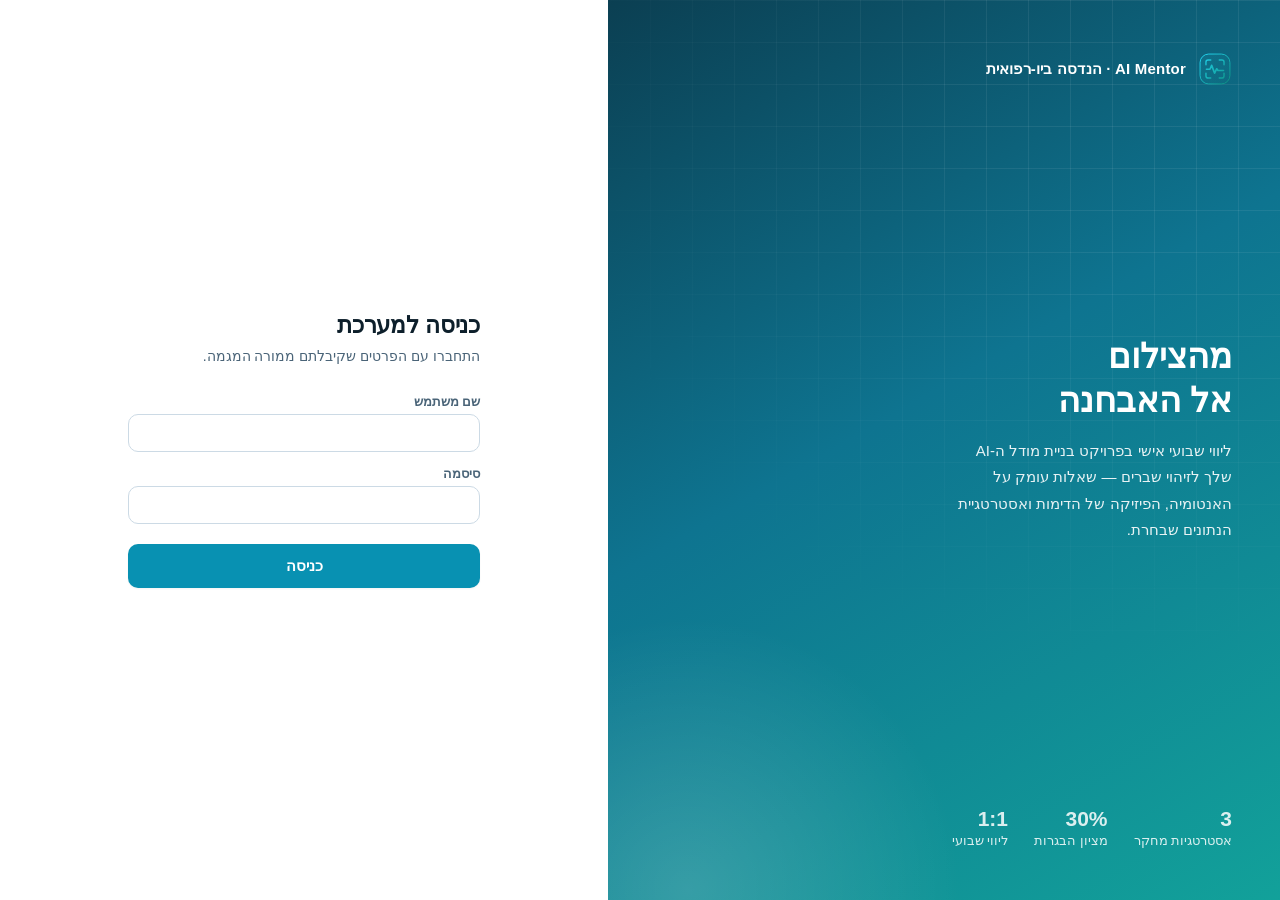
<file: index.html>
<!DOCTYPE html>
<html lang="he" dir="rtl">
<head>
<meta charset="UTF-8">
<meta name="viewport" content="width=device-width, initial-scale=1.0">
<title>AI Mentor - הנדסה ביו-רפואית</title>
<meta name="theme-color" content="#0891b2">
<link rel="icon" href="data:image/svg+xml,<svg xmlns='http://www.w3.org/2000/svg' viewBox='0 0 64 64'><rect x='4' y='4' width='56' height='56' rx='15' fill='%230891b2'/><path d='M16 33h6.5l3.2-7.4 5.6 14.6 4-8.2 2.4 3.4H48' fill='none' stroke='%23fff' stroke-width='3.4' stroke-linecap='round' stroke-linejoin='round'/></svg>">
<link rel="stylesheet" href="css/style.css">
</head>
<body>
<div id="app">
  <div class="center-msg" style="margin:auto;">
    <div class="spinner"></div>
    טוען את AI Mentor...
  </div>
</div>
<div id="toast" class="toast"></div>
<!-- SheetJS: קריאת קבצי Excel (.xlsx/.xls) בדפדפן, לייבוא תלמידים בפאנל הניהול -->
<script src="https://cdn.sheetjs.com/xlsx-0.20.2/package/dist/xlsx.full.min.js"></script>
<script type="module" src="js/main.js"></script>
</body>
</html>
</file>
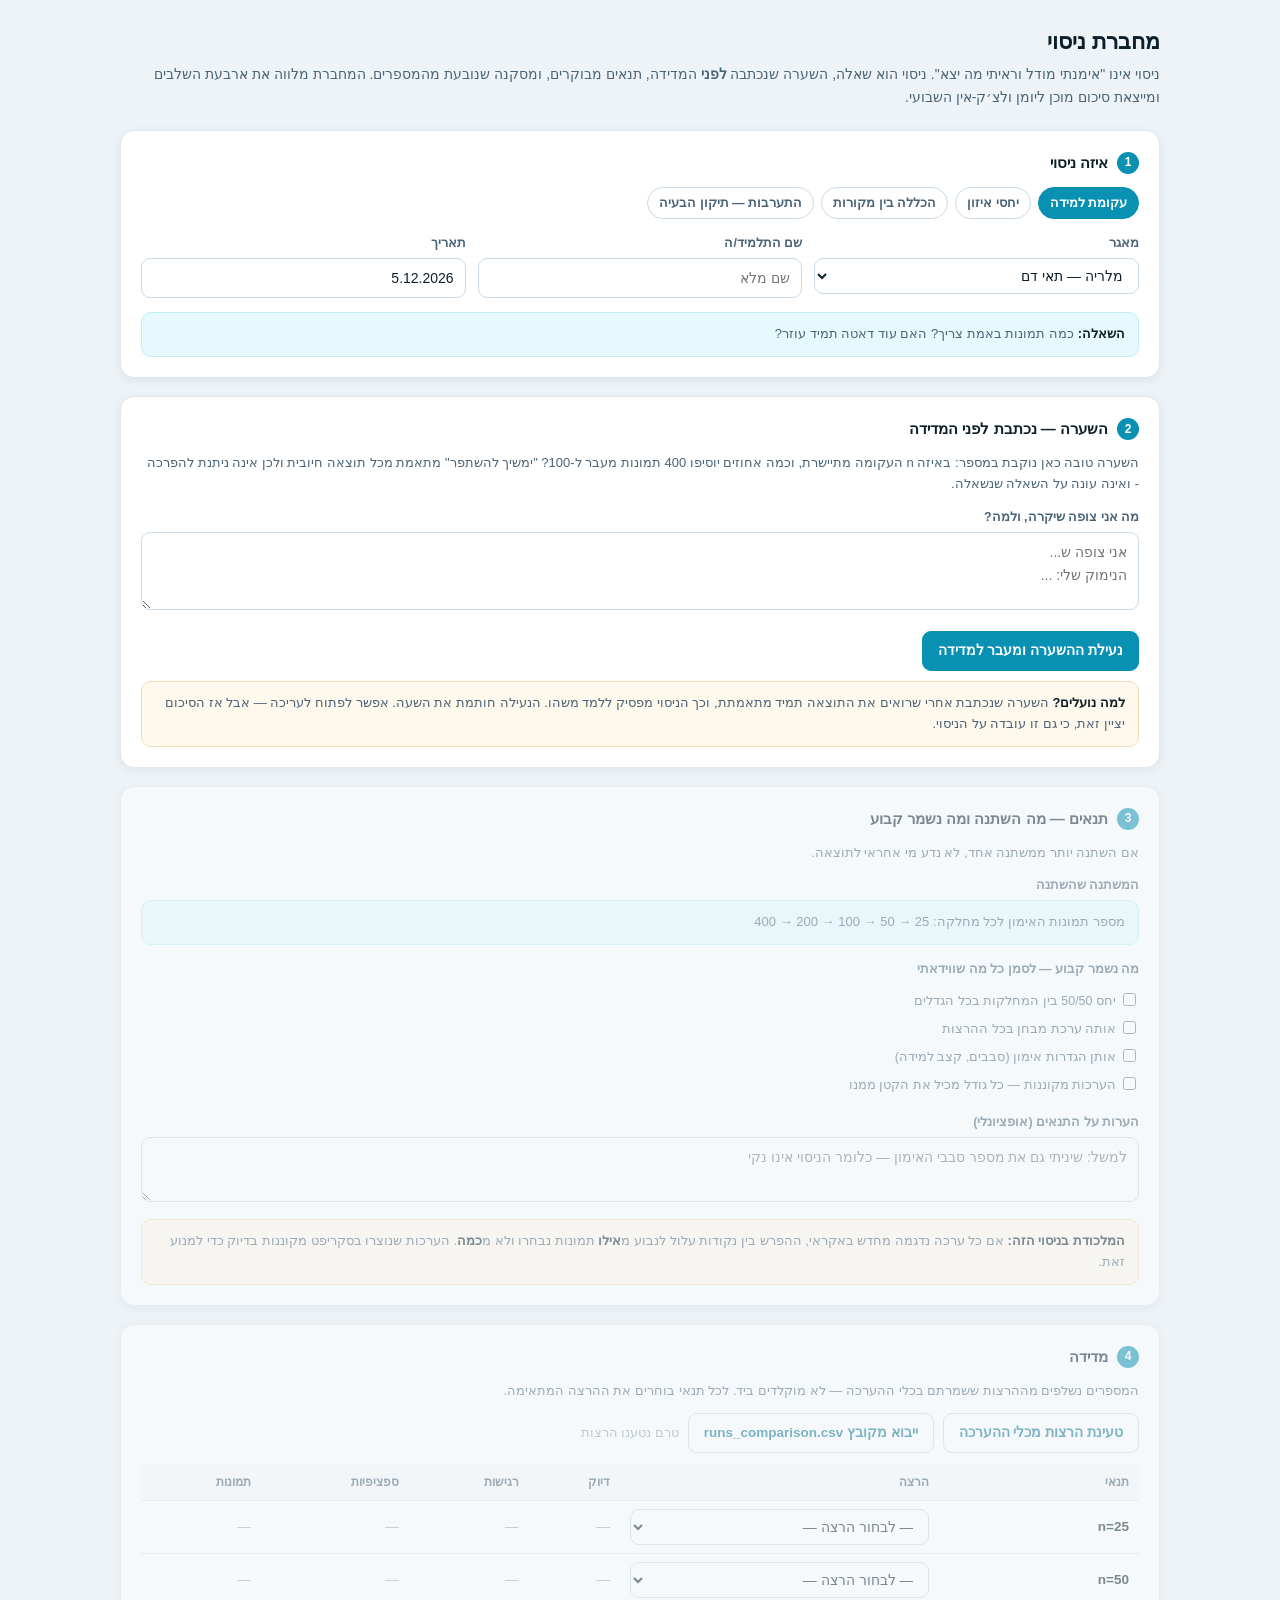
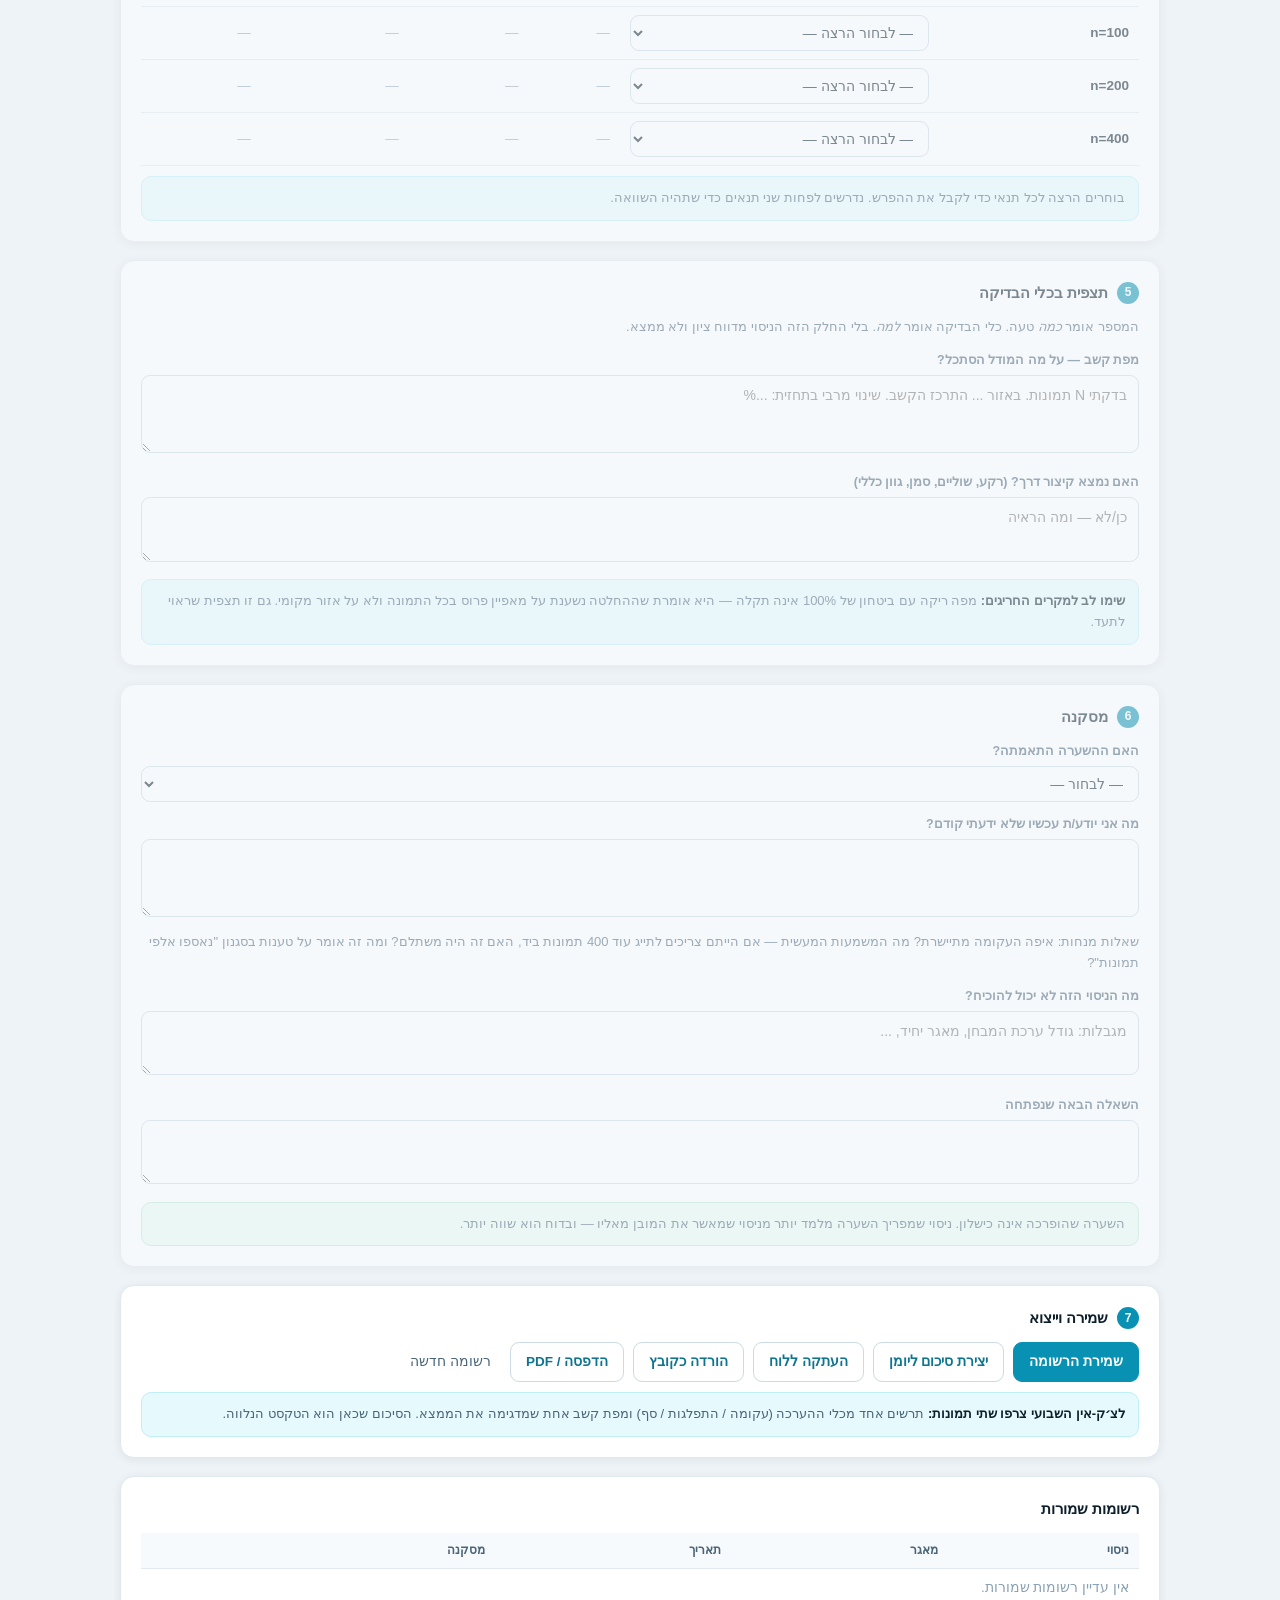
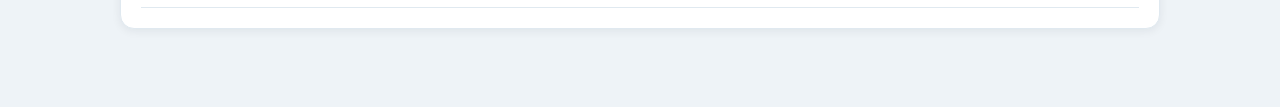
<file: tools/notebook/index.html>
<!DOCTYPE html>
<html lang="he" dir="rtl">
<head>
<meta charset="utf-8">
<meta name="viewport" content="width=device-width,initial-scale=1">
<title>מחברת ניסוי · AI Mentor</title>
<style>
  :root{
    --bg:#eef3f7; --surface:#fff; --line:#e0e9f0; --line2:#ccdae5;
    --ink:#0d1f2b; --ink2:#4a6478; --ink3:#8aa2b3;
    --brand:#0891b2; --brand2:#0e7490; --brand-soft:#e6fafd;
    --ok:#059669; --ok-soft:#e9fbf3; --warn:#b45309; --warn-soft:#fff8ec;
    --err:#dc2626; --err-soft:#fef2f2;
    --r:14px; --sh:0 2px 10px rgba(13,31,43,.07);
  }
  *{box-sizing:border-box}
  body{margin:0;background:var(--bg);color:var(--ink);
       font-family:'Segoe UI','Assistant',Arial,sans-serif;line-height:1.6}
  .wrap{max-width:1080px;margin:0 auto;padding:24px 20px 60px}
  h1{font-size:22px;margin:0 0 4px}
  .lede{color:var(--ink2);font-size:14px;margin:0 0 22px}
  .card{background:var(--surface);border:1px solid var(--line);
        border-radius:var(--r);box-shadow:var(--sh);padding:20px;margin-bottom:18px}
  .card h2{font-size:15px;margin:0 0 12px;display:flex;align-items:center;gap:9px}
  .step{display:inline-flex;align-items:center;justify-content:center;
        width:22px;height:22px;border-radius:50%;background:var(--brand);
        color:#fff;font-size:12px;font-weight:700;flex:none}
  .hint{color:var(--ink2);font-size:13px;margin:0 0 12px}
  .note{background:var(--brand-soft);border:1px solid #bfeef7;border-radius:10px;
        padding:11px 13px;font-size:13px;color:var(--ink2);margin:10px 0 0}
  .note.warn{background:var(--warn-soft);border-color:#f5dcb3}
  .note.ok{background:var(--ok-soft);border-color:#bfe9d6}
  .note b{color:var(--ink)}
  label{display:block;font-size:12.5px;font-weight:600;color:var(--ink2);margin:0 0 5px}
  input[type=text],select,textarea{
    width:100%;font:inherit;font-size:14px;color:var(--ink);background:#fff;
    border:1px solid var(--line2);border-radius:9px;padding:8px 11px}
  textarea{resize:vertical;min-height:78px;line-height:1.65}
  input:focus,select:focus,textarea:focus{outline:2px solid var(--brand);
    outline-offset:-1px;border-color:var(--brand)}
  input:disabled,textarea:disabled,select:disabled{background:#f4f8fb;color:var(--ink2)}
  textarea[readonly]{background:#f7fafc;color:var(--ink)}
  .row{display:flex;gap:12px;flex-wrap:wrap}
  .row>div{flex:1;min-width:170px}
  button{font:inherit;font-size:13.5px;font-weight:600;cursor:pointer;
         background:var(--brand);color:#fff;border:1px solid var(--brand);
         border-radius:9px;padding:8px 15px}
  button:hover{background:var(--brand2);border-color:var(--brand2)}
  button.secondary{background:#fff;color:var(--brand2);border-color:var(--line2)}
  button.secondary:hover{background:var(--brand-soft);border-color:var(--brand)}
  button.ghost{background:transparent;color:var(--ink2);border-color:transparent;
               padding:6px 9px;font-weight:500}
  button.ghost:hover{background:#f0f5f9;color:var(--ink)}
  button:disabled{opacity:.45;cursor:not-allowed}
  table{width:100%;border-collapse:collapse;font-size:13.5px}
  th,td{padding:8px 10px;text-align:right;border-bottom:1px solid var(--line)}
  th{font-size:12px;color:var(--ink2);font-weight:600;background:#f7fafc}
  td.num{font-variant-numeric:tabular-nums}
  .muted{color:var(--ink3)}
  .locked{opacity:.5;pointer-events:none}
  .stamp{font-size:12px;color:var(--ok);font-weight:600}
  .stamp.edited{color:var(--warn)}
  .bar{display:flex;gap:9px;flex-wrap:wrap;align-items:center;margin-top:14px}
  .chips{display:flex;gap:7px;flex-wrap:wrap;margin-bottom:14px}
  .chip{font-size:12.5px;padding:5px 11px;border-radius:20px;background:#fff;
        border:1px solid var(--line2);cursor:pointer;color:var(--ink2)}
  .chip:hover{border-color:var(--brand);color:var(--brand2)}
  .chip.on{background:var(--brand);border-color:var(--brand);color:#fff;font-weight:600}
  .fixed-list{margin:8px 0 0;padding:0;list-style:none}
  .fixed-list li{font-size:13px;color:var(--ink2);padding:3px 0}
  .fixed-list input{width:auto;margin-left:7px;vertical-align:-1px}
  #out{white-space:pre-wrap;font-family:'Consolas',monospace;font-size:12px;
       background:#f7fafc;border:1px solid var(--line);border-radius:10px;
       padding:14px;max-height:340px;overflow:auto;margin-top:12px;display:none}
  @media print{
    body{background:#fff}
    .card{box-shadow:none;break-inside:avoid;page-break-inside:avoid}
    .bar,.chips,button,#out{display:none !important}
  }
</style>
</head>
<body>
<div class="wrap">

  <h1>מחברת ניסוי</h1>
  <p class="lede">
    ניסוי אינו "אימנתי מודל וראיתי מה יצא". ניסוי הוא שאלה, השערה שנכתבה
    <b>לפני</b> המדידה, תנאים מבוקרים, ומסקנה שנובעת מהמספרים.
    המחברת מלווה את ארבעת השלבים ומייצאת סיכום מוכן ליומן ולצ׳ק-אין השבועי.
  </p>

  <!-- 1 -------------------------------------------------------------- -->
  <div class="card">
    <h2><span class="step">1</span> איזה ניסוי</h2>
    <div class="chips" id="expChips"></div>
    <div class="row">
      <div>
        <label>מאגר</label>
        <select id="dataset">
          <option value="malaria">מלריה — תאי דם</option>
          <option value="chest">צילומי חזה</option>
          <option value="mura">MURA — צילומי גפיים</option>
          <option value="other">אחר</option>
        </select>
      </div>
      <div>
        <label>שם התלמיד/ה</label>
        <input type="text" id="student" placeholder="שם מלא">
        <div class="muted" id="whoNote" style="font-size:11.5px;margin-top:4px"></div>
      </div>
      <div>
        <label>תאריך</label>
        <input type="text" id="date">
      </div>
    </div>
    <div class="note" id="qBox"></div>
  </div>

  <!-- 2 -------------------------------------------------------------- -->
  <div class="card">
    <h2><span class="step">2</span> השערה — נכתבת לפני המדידה</h2>
    <p class="hint" id="hypHint"></p>
    <label>מה אני צופה שיקרה, <b>ולמה</b>?</label>
    <textarea id="hypothesis" placeholder="אני צופה ש...&#10;הנימוק שלי: ..."></textarea>
    <div class="bar">
      <button id="lockBtn">נעילת ההשערה ומעבר למדידה</button>
      <button id="unlockBtn" class="secondary" style="display:none">פתיחה לעריכה</button>
      <span class="stamp" id="lockStamp"></span>
    </div>
    <div class="note warn">
      <b>למה נועלים?</b> השערה שנכתבת אחרי שרואים את התוצאה תמיד מתאמתת,
      וכך הניסוי מפסיק ללמד משהו. הנעילה חותמת את השעה. אפשר לפתוח לעריכה —
      אבל אז הסיכום יציין זאת, כי גם זו עובדה על הניסוי.
    </div>
  </div>

  <!-- 3 -------------------------------------------------------------- -->
  <div id="afterLock" class="locked">

  <div class="card">
    <h2><span class="step">3</span> תנאים — מה השתנה ומה נשמר קבוע</h2>
    <p class="hint">אם השתנה יותר ממשתנה אחד, לא נדע מי אחראי לתוצאה.</p>
    <label>המשתנה שהשתנה</label>
    <div id="varBox" class="note" style="margin-top:0"></div>
    <label style="margin-top:14px">מה נשמר קבוע — לסמן כל מה שווידאתי</label>
    <ul class="fixed-list" id="fixedList"></ul>
    <label style="margin-top:14px">הערות על התנאים (אופציונלי)</label>
    <textarea id="condNotes" style="min-height:56px"
      placeholder="למשל: שיניתי גם את מספר סבבי האימון — כלומר הניסוי אינו נקי"></textarea>
    <div class="note warn" id="trapBox"></div>
  </div>

  <!-- 4 -------------------------------------------------------------- -->
  <div class="card">
    <h2><span class="step">4</span> מדידה</h2>
    <p class="hint">
      המספרים נשלפים מההרצות ששמרתם בכלי ההערכה — לא מוקלדים ביד.
      לכל תנאי בוחרים את ההרצה המתאימה.
    </p>
    <div class="bar" style="margin:0 0 12px">
      <button id="loadRunsBtn" class="secondary">טעינת הרצות מכלי ההערכה</button>
      <button id="importBtn" class="secondary">ייבוא מקובץ runs_comparison.csv</button>
      <input type="file" id="fileIn" accept=".csv" style="display:none">
      <span class="muted" id="runsStatus" style="font-size:12.5px">טרם נטענו הרצות</span>
    </div>
    <table>
      <thead><tr>
        <th style="width:20%">תנאי</th><th style="width:32%">הרצה</th>
        <th>דיוק</th><th>רגישות</th><th>ספציפיות</th><th>תמונות</th>
      </tr></thead>
      <tbody id="mTable"></tbody>
    </table>
    <div class="note" id="metricBox"></div>
  </div>

  <!-- 5 -------------------------------------------------------------- -->
  <div class="card">
    <h2><span class="step">5</span> תצפית בכלי הבדיקה</h2>
    <p class="hint">
      המספר אומר <i>כמה</i> טעה. כלי הבדיקה אומר <i>למה</i>. בלי החלק הזה
      הניסוי מדווח ציון ולא ממצא.
    </p>
    <label>מפת קשב — על מה המודל הסתכל?</label>
    <textarea id="attention"
      placeholder="בדקתי N תמונות. באזור ... התרכז הקשב. שינוי מרבי בתחזית: ...%"></textarea>
    <label style="margin-top:12px">האם נמצא קיצור דרך? (רקע, שוליים, סמן, גוון כללי)</label>
    <textarea id="shortcut" style="min-height:56px"
      placeholder="כן/לא — ומה הראיה"></textarea>
    <div class="note">
      <b>שימו לב למקרים החריגים:</b> מפה ריקה עם ביטחון של 100% אינה תקלה —
      היא אומרת שההחלטה נשענת על מאפיין פרוס בכל התמונה ולא על אזור מקומי.
      גם זו תצפית שראוי לתעד.
    </div>
  </div>

  <!-- 6 -------------------------------------------------------------- -->
  <div class="card">
    <h2><span class="step">6</span> מסקנה</h2>
    <label>האם ההשערה התאמתה?</label>
    <select id="verdict">
      <option value="">— לבחור —</option>
      <option value="yes">התאמתה</option>
      <option value="partial">התאמתה חלקית</option>
      <option value="no">הופרכה</option>
      <option value="unclear">המדידה לא הכריעה</option>
    </select>
    <label style="margin-top:12px">מה אני יודע/ת עכשיו שלא ידעתי קודם?</label>
    <textarea id="conclusion"></textarea>
    <p class="hint" id="cPrompts" style="margin:8px 0 0"></p>
    <label style="margin-top:12px">מה הניסוי הזה <b>לא</b> יכול להוכיח?</label>
    <textarea id="limits" style="min-height:56px"
      placeholder="מגבלות: גודל ערכת המבחן, מאגר יחיד, ..."></textarea>
    <label style="margin-top:12px">השאלה הבאה שנפתחה</label>
    <textarea id="next" style="min-height:56px"></textarea>
    <div id="checkBox"></div>
    <div class="note ok">
      השערה שהופרכה אינה כישלון. ניסוי שמפריך השערה מלמד יותר מניסוי
      שמאשר את המובן מאליו — ובדוח הוא שווה יותר.
    </div>
  </div>

  </div><!-- /afterLock -->

  <!-- 7 -------------------------------------------------------------- -->
  <div class="card">
    <h2><span class="step">7</span> שמירה וייצוא</h2>
    <div class="bar" style="margin:0">
      <button id="saveBtn">שמירת הרשומה</button>
      <button id="exportBtn" class="secondary">יצירת סיכום ליומן</button>
      <button id="copyBtn" class="secondary">העתקה ללוח</button>
      <button id="txtBtn" class="secondary">הורדה כקובץ</button>
      <button id="printBtn" class="secondary">הדפסה / PDF</button>
      <button id="newBtn" class="ghost">רשומה חדשה</button>
      <span class="muted" id="saveStatus" style="font-size:12.5px"></span>
    </div>
    <div class="note">
      <b>לצ׳ק-אין השבועי צרפו שתי תמונות:</b> תרשים אחד מכלי ההערכה
      (עקומה / התפלגות / סף) ומפת קשב אחת שמדגימה את הממצא. הסיכום שכאן
      הוא הטקסט הנלווה.
    </div>
    <div id="out"></div>
  </div>

  <!-- 8 -------------------------------------------------------------- -->
  <div class="card">
    <h2>רשומות שמורות</h2>
    <table>
      <thead><tr><th>ניסוי</th><th>מאגר</th><th>תאריך</th><th>מסקנה</th><th></th></tr></thead>
      <tbody id="entries"></tbody>
    </table>
  </div>

</div>

<script>
const $ = id => document.getElementById(id);

/* ---- הגדרות הניסויים -------------------------------------------------
   לכל ניסוי שאלה משלו, תנאים משלו, ומלכודת משלו. טופס גנרי אחד היה
   מייצר תיעוד גנרי, והמלכודות - שהן עיקר הלמידה - היו נעלמות.        */
const EXPERIMENTS = {
  curve: {
    name: 'עקומת למידה',
    question: 'כמה תמונות באמת צריך? האם עוד דאטה תמיד עוזר?',
    variable: 'מספר תמונות האימון לכל מחלקה: 25 → 50 → 100 → 200 → 400',
    conditions: ['n=25', 'n=50', 'n=100', 'n=200', 'n=400'],
    fixed: ['יחס 50/50 בין המחלקות בכל הגדלים',
            'אותה ערכת מבחן בכל ההרצות',
            'אותן הגדרות אימון (סבבים, קצב למידה)',
            'הערכות מקוננות — כל גודל מכיל את הקטן ממנו'],
    trap: 'אם כל ערכה נדגמה מחדש באקראי, ההפרש בין נקודות עלול לנבוע מ<b>אילו</b> ' +
          'תמונות נבחרו ולא מ<b>כמה</b>. הערכות שנוצרו בסקריפט מקוננות בדיוק כדי למנוע זאת.',
    hint: 'השערה טובה כאן נוקבת במספר: באיזה n העקומה מתיישרת, וכמה אחוזים '
        + 'יוסיפו 400 תמונות מעבר ל-100? "ימשיך להשתפר" מתאמת מכל תוצאה חיובית '
        + 'ולכן אינה ניתנת להפרכה - ואינה עונה על השאלה שנשאלה.',
    focus: 'acc',
    prompts: 'איפה העקומה מתיישרת? מה המשמעות המעשית — אם הייתם צריכים לתייג ' +
             'עוד 400 תמונות ביד, האם זה היה משתלם? ומה זה אומר על טענות בסגנון "נאספו אלפי תמונות"?'
  },
  balance: {
    name: 'יחסי איזון',
    question: 'מה קורה כשמחלקה אחת נדירה, כמו במציאות?',
    variable: 'היחס בין המחלקות: 50/50 → 70/30 → 90/10 (סך הכל קבוע: 400)',
    conditions: ['יחס 50/50', 'יחס 70/30', 'יחס 90/10'],
    fixed: ['סך כל תמונות האימון — 400 בכל התנאים',
            'אותה ערכת מבחן <b>מאוזנת</b> בכל ההרצות',
            'אותן הגדרות אימון'],
    trap: 'הדיוק הכולל מטעה כאן. מודל שמאומן על 90/10 יכול לומר "תקין" תמיד ' +
          'ולקבל ציון מרשים — בלי ללמוד דבר. רגישות וספציפיות בנפרד חושפות זאת מיד.',
    hint: 'נקבו במדד ובמספר: כמה תרד הרגישות ב-90/10 לעומת 50/50? '
        + 'ומה יקרה לדיוק הכולל באותו זמן?',
    focus: 'sens',
    prompts: 'איזה מדד סיפר את האמת ואיזה הסתיר אותה? במחלה נדירה באוכלוסייה, ' +
             'מה המשמעות של מודל עם ספציפיות גבוהה ורגישות נמוכה?'
  },
  source: {
    name: 'הכללה בין מקורות',
    question: 'האם המודל למד את הממצא הרפואי — או את המקור שממנו הגיעה התמונה?',
    variable: 'מקור תמונות האימון: מקור א׳ בלבד מול מקור ב׳ בלבד',
    conditions: ['אימון מקור א׳ · מבחן מקור א׳', 'אימון מקור א׳ · מבחן מקור ב׳',
                 'אימון מקור ב׳ · מבחן מקור ב׳', 'אימון מקור ב׳ · מבחן מקור א׳'],
    fixed: ['מספר תמונות זהה בשני התנאים',
            'המחלקה שאין בה פיצול מקורות נשארת קבועה — היא הבקרה',
            'אותן הגדרות אימון'],
    trap: 'ציון גבוה על תמונות מאותו מקור אינו עדות ליכולת רפואית. ' +
          'הפער בין "מקור מוכר" ל"מקור חדש" הוא גודלו של קיצור הדרך.',
    hint: 'נחשו מספר לפני המדידה: כמה אחוזים תרד ההצלחה במעבר למקור שלא נראה? '
        + 'ואם היא לא תרד כלל - מה זה ילמד?',
    focus: 'acc',
    prompts: 'מה גודל הצניחה? מה בתמונות של כל מקור יכול לשמש קיצור דרך — ' +
             'ניגודיות, חיתוך, סמן, רקע? והאם מפת הקשב תומכת בהסבר?'
  },
  intervention: {
    name: 'התערבות — תיקון הבעיה',
    question: 'מצאתי חולשה. האם התיקון שהצעתי באמת עובד?',
    variable: 'שינוי אחד ויחיד שאני מבצע/ת בדאטה או באימון',
    conditions: ['לפני התיקון', 'אחרי התיקון'],
    fixed: ['אותה ערכת מבחן, בדיוק אותה',
            '<b>שינוי אחד בלבד</b> — לא שניים',
            'אותן הגדרות אימון'],
    trap: 'הפיתוי לשנות שני דברים יחד גדול, והמחיר הוא שלא נדע מה עבד. ' +
          'בנוסף: תיקון כמעט תמיד גובה מחיר במדד אחר. חפשו גם אותו.',
    hint: 'נסחו שלושה דברים: מה בדיוק משתנה, כמה צפוי להשתפר, '
        + 'ובאיזה מדד אחר צפוי להיות מחיר.',
    focus: 'acc',
    prompts: 'האם השתפר? מה המחיר — האם מדד אחר ירד? והאם מפת הקשב זזה ' +
             'לאזור אחר, או שהתוצאה השתפרה מבלי שההסתכלות השתנתה?'
  }
};

const ENTRIES_KEY = 'ai-mentor-notebook';
const RUNS_KEY    = 'ai-mentor-eval-runs';

let exp = 'curve', runs = [], picks = {}, lockedAt = null, wasEdited = false, editing = null;

/* ---- שלב 1 ---- */
function buildChips() {
  $('expChips').innerHTML = '';
  for (const [k, v] of Object.entries(EXPERIMENTS)) {
    const b = document.createElement('button');
    b.className = 'chip' + (k === exp ? ' on' : '');
    b.textContent = v.name;
    b.onclick = () => { exp = k; picks = {}; buildChips(); renderExp(); };
    $('expChips').appendChild(b);
  }
}

function renderExp() {
  const e = EXPERIMENTS[exp];
  $('qBox').innerHTML = `<b>השאלה:</b> ${e.question}`;
  $('hypHint').textContent = e.hint;
  $('varBox').innerHTML = e.variable;
  $('trapBox').innerHTML = `<b>המלכודת בניסוי הזה:</b> ${e.trap}`;
  $('cPrompts').innerHTML = 'שאלות מנחות: ' + e.prompts;
  $('fixedList').innerHTML = e.fixed
    .map((f, i) => `<li><input type="checkbox" id="fx${i}"><label for="fx${i}"
        style="display:inline;font-weight:400;color:var(--ink2)">${f}</label></li>`).join('');
  buildTable();
}

/* ---- שלב 4: מדידה ---- */
function buildTable() {
  const e = EXPERIMENTS[exp];
  const opts = ['<option value="">— לבחור הרצה —</option>']
    .concat(runs.map((r, i) => `<option value="${i}">${esc(r.label)}</option>`)).join('');
  $('mTable').innerHTML = e.conditions.map((c, ci) => {
    const r = picks[ci] != null ? runs[picks[ci]] : null;
    return `<tr>
      <td><b>${c}</b></td>
      <td><select data-c="${ci}">${opts}</select></td>
      <td class="num">${r ? pct(r.acc)  : '<span class="muted">—</span>'}</td>
      <td class="num">${r ? pct(r.sens) : '<span class="muted">—</span>'}</td>
      <td class="num">${r ? pct(r.spec) : '<span class="muted">—</span>'}</td>
      <td class="num">${r ? r.images    : '<span class="muted">—</span>'}</td>
    </tr>`;
  }).join('');
  $('mTable').querySelectorAll('select').forEach(s => {
    const ci = s.dataset.c;
    if (picks[ci] != null) s.value = picks[ci];
    s.onchange = () => {
      if (s.value === '') delete picks[ci]; else picks[ci] = +s.value;
      buildTable();
    };
  });
  summarize();
}

const pct = v => (v == null ? '—' : (v * 100).toFixed(1) + '%');
const esc = s => String(s).replace(/[<>&]/g, c => ({'<':'&lt;','>':'&gt;','&':'&amp;'}[c]));

function summarize() {
  const e = EXPERIMENTS[exp];
  const rows = e.conditions.map((c, i) => picks[i] != null ? runs[picks[i]] : null);
  const got = rows.filter(Boolean);
  if (got.length < 2) {
    $('metricBox').innerHTML = 'בוחרים הרצה לכל תנאי כדי לקבל את ההפרש. ' +
      'נדרשים לפחות שני תנאים כדי שתהיה השוואה.';
    return;
  }
  const key = e.focus, vals = got.map(r => r[key]).filter(v => v != null);
  if (!vals.length) { $('metricBox').textContent = 'אין נתונים למדד הנבחר.'; return; }
  const first = vals[0], last = vals[vals.length - 1], d = last - first;
  const nm = { acc: 'הדיוק', sens: 'הרגישות', spec: 'הספציפיות' }[key];

  // הערכים אחידים על פני התנאים - זו תוצאה, לא היעדר תוצאה
  const spread = Math.max(...vals) - Math.min(...vals);
  let verdict;
  if (spread < 0.02) verdict = `<b>הערכים כמעט זהים (טווח ${pct(spread)}).</b> ` +
      `המשתנה שבדקתם כמעט לא השפיע — וזה ממצא בפני עצמו, לא כישלון של הניסוי.`;
  else if (spread < 0.08) verdict = `טווח של ${pct(spread)} — השפעה מתונה. ` +
      `שווה לשאול אם היא גדולה מרעש בין הרצות חוזרות.`;
  else verdict = `טווח של ${pct(spread)} — השפעה ברורה.`;

  $('metricBox').innerHTML =
    `<b>${nm}:</b> ${pct(first)} → ${pct(last)} (${d >= 0 ? '+' : ''}${(d*100).toFixed(1)} נק׳). ` +
    verdict + (got.length < e.conditions.length
      ? ` <span class="muted">(${got.length} מתוך ${e.conditions.length} תנאים מולאו)</span>` : '');
  consistency();
}

/* ---- טעינת הרצות ---- */
function setRuns(list, src) {
  runs = list;
  $('runsStatus').textContent = runs.length
    ? `${runs.length} הרצות נטענו ${src}` : `לא נמצאו הרצות ${src}`;
  buildTable();
}

$('loadRunsBtn').onclick = () => {
  let list = [];
  try { list = JSON.parse(localStorage.getItem(RUNS_KEY) || '[]'); } catch {}
  if (!list.length) {
    $('runsStatus').innerHTML = 'לא נמצאו הרצות בדפדפן. אם כלי ההערכה נפתח ' +
      'מכתובת אחרת, השתמשו בייבוא מקובץ ה-CSV.';
    return;
  }
  setRuns(list, 'מהדפדפן');
};

$('importBtn').onclick = () => $('fileIn').click();
$('fileIn').onchange = ev => {
  const f = ev.target.files[0]; if (!f) return;
  const rd = new FileReader();
  rd.onload = () => {
    const lines = rd.result.replace(/^﻿/, '').trim().split(/\r?\n/);
    const head = lines.shift().split(',');
    const ix = n => head.indexOf(n);
    const num = v => (v === '' || v == null) ? null : +v / 100;
    const list = lines.filter(l => l.trim()).map(l => {
      const c = l.split(',');
      return { label: c[ix('label')], images: +c[ix('images')],
               acc: num(c[ix('accuracy')]), sens: num(c[ix('sensitivity')]),
               spec: num(c[ix('specificity')]) };
    });
    setRuns(list, 'מהקובץ');
  };
  rd.readAsText(f);
};

/* ---- נעילת ההשערה ----
   פתיחה מחדש מותרת אך מסומנת. חסימה מוחלטת רק הייתה שולחת את התלמיד
   לפתוח רשומה חדשה, וכך המידע על העריכה היה אובד לגמרי.               */
function applyLock() {
  const on = !!lockedAt;
  $('afterLock').className = on ? '' : 'locked';
  $('hypothesis').readOnly = on;
  $('lockBtn').style.display = on ? 'none' : '';
  $('unlockBtn').style.display = on ? '' : 'none';
  $('lockStamp').className = 'stamp' + (wasEdited ? ' edited' : '');
  $('lockStamp').textContent = !on ? ''
    : (wasEdited ? 'ההשערה נערכה אחרי תחילת המדידה · ' : '') +
      'ננעלה ' + new Date(lockedAt).toLocaleString('he-IL');
}

$('lockBtn').onclick = () => {
  if ($('hypothesis').value.trim().length < 15) {
    alert('כתבו השערה של ממש — מה צפוי לקרות, ולמה.'); return;
  }
  lockedAt = new Date().toISOString();
  applyLock();
};
$('unlockBtn').onclick = () => {
  if (!confirm('פתיחת ההשערה לעריכה תסומן בסיכום. להמשיך?')) return;
  wasEdited = true; lockedAt = null; applyLock();
};

/* ---- ייצוא ---- */
function buildText() {
  const e = EXPERIMENTS[exp];
  const ds = $('dataset').selectedOptions[0].text;
  const strip = h => h.replace(/<[^>]+>/g, '');
  const L = [];
  L.push(`מחברת ניסוי — ${e.name}`);
  L.push('='.repeat(40));
  L.push(`תלמיד/ה: ${$('student').value || '—'}`);
  L.push(`מאגר: ${ds}`);
  L.push(`תאריך: ${$('date').value}`);
  L.push('');
  L.push('1. השאלה');
  L.push('   ' + e.question);
  L.push('');
  L.push('2. השערה');
  L.push('   ' + ($('hypothesis').value.trim() || '—').replace(/\n/g, '\n   '));
  if (lockedAt) L.push(`   [ננעלה: ${new Date(lockedAt).toLocaleString('he-IL')}]`);
  if (wasEdited) L.push('   [שימו לב: ההשערה נערכה אחרי שהמדידה החלה]');
  L.push('');
  L.push('3. תנאים');
  L.push('   המשתנה: ' + strip(e.variable));
  e.fixed.forEach((f, i) => {
    const c = $('fx' + i);
    L.push(`   [${c && c.checked ? 'V' : ' '}] ${strip(f)}`);
  });
  if ($('condNotes').value.trim()) L.push('   הערות: ' + $('condNotes').value.trim());
  L.push('');
  L.push('4. מדידה');
  const w = 22;
  L.push('   ' + 'תנאי'.padEnd(w) + 'דיוק     רגישות   ספציפיות');
  e.conditions.forEach((c, i) => {
    const r = picks[i] != null ? runs[picks[i]] : null;
    L.push('   ' + strip(c).padEnd(w) +
      (r ? pct(r.acc).padEnd(9) + pct(r.sens).padEnd(9) + pct(r.spec) : '—'));
  });
  L.push('   ' + strip($('metricBox').innerHTML));
  L.push('');
  L.push('5. תצפית בכלי הבדיקה');
  L.push('   מפת קשב: ' + ($('attention').value.trim() || '—').replace(/\n/g, '\n   '));
  L.push('   קיצור דרך: ' + ($('shortcut').value.trim() || '—').replace(/\n/g, '\n   '));
  L.push('');
  L.push('6. מסקנה');
  const vd = $('verdict').selectedOptions[0];
  L.push('   ההשערה: ' + (vd && vd.value ? vd.text : '—'));
  L.push('   ' + ($('conclusion').value.trim() || '—').replace(/\n/g, '\n   '));
  L.push('   מה הניסוי לא מוכיח: ' + ($('limits').value.trim() || '—'));
  L.push('   השאלה הבאה: ' + ($('next').value.trim() || '—'));
  const issues = consistency();
  if (issues.length) {
    L.push('');
    L.push('בדיקת עקביות — לא טופל לפני הייצוא:');
    issues.forEach((t, i) => L.push(`   ${i + 1}. ` + t.replace(/<[^>]+>/g, '')));
  }
  return L.join('\n');
}

$('exportBtn').onclick = () => { $('out').style.display = 'block'; $('out').textContent = buildText(); };
$('copyBtn').onclick = async () => {
  try { await navigator.clipboard.writeText(buildText()); flash('הועתק ללוח'); }
  catch { $('out').style.display = 'block'; $('out').textContent = buildText(); flash('העתיקו מהתיבה'); }
};
$('txtBtn').onclick = () => {
  const who = slug($('student').value);
  const name = `${who ? who + '__' : ''}ניסוי_${slug(EXPERIMENTS[exp].name)}_${$('date').value}.txt`
    .replace(/[\\/:*?"<>|]/g, '-');
  exportArtifact('notebook', name,
    new Blob([buildText()], { type: 'text/plain;charset=utf-8' }));
};
$('printBtn').onclick = () => window.print();
const flash = m => { $('saveStatus').textContent = m; setTimeout(() => $('saveStatus').textContent = '', 2500); };

/* ---- שמירה ---- */
const loadEntries = () => { try { return JSON.parse(localStorage.getItem(ENTRIES_KEY) || '[]'); } catch { return []; } };
const saveEntries = e => localStorage.setItem(ENTRIES_KEY, JSON.stringify(e));

function snapshot() {
  const fx = EXPERIMENTS[exp].fixed.map((_, i) => !!($('fx' + i) || {}).checked);
  return { exp, dataset: $('dataset').value, datasetText: $('dataset').selectedOptions[0].text,
    student: $('student').value, date: $('date').value,
    hypothesis: $('hypothesis').value, lockedAt, wasEdited, fx,
    condNotes: $('condNotes').value, picks, runs,
    attention: $('attention').value, shortcut: $('shortcut').value,
    verdict: $('verdict').value, conclusion: $('conclusion').value,
    limits: $('limits').value, next: $('next').value, savedAt: new Date().toISOString() };
}

function restore(s) {
  exp = s.exp; picks = s.picks || {}; runs = s.runs || [];
  lockedAt = s.lockedAt; wasEdited = s.wasEdited;
  buildChips(); renderExp();
  $('dataset').value = s.dataset; $('student').value = s.student; $('date').value = s.date;
  $('hypothesis').value = s.hypothesis; $('condNotes').value = s.condNotes;
  $('attention').value = s.attention; $('shortcut').value = s.shortcut;
  $('verdict').value = s.verdict; $('conclusion').value = s.conclusion;
  $('limits').value = s.limits; $('next').value = s.next;
  (s.fx || []).forEach((v, i) => { const c = $('fx' + i); if (c) c.checked = v; });
  $('runsStatus').textContent = runs.length ? `${runs.length} הרצות (מהרשומה)` : 'טרם נטענו הרצות';
  applyLock(); buildTable();
  window.scrollTo({ top: 0, behavior: 'smooth' });
}

$('saveBtn').onclick = () => {
  const all = loadEntries(), s = snapshot();
  if (editing != null) all[editing] = s; else { all.push(s); editing = all.length - 1; }
  saveEntries(all); renderEntries(); flash('נשמר');
};

$('newBtn').onclick = () => {
  if (!confirm('לפתוח רשומה חדשה? מה שלא נשמר יאבד.')) return;
  editing = null; picks = {}; lockedAt = null; wasEdited = false;
  ['student','hypothesis','condNotes','attention','shortcut','conclusion','limits','next']
    .forEach(id => $(id).value = '');
  $('verdict').value = '';
  $('date').value = new Date().toLocaleDateString('he-IL');
  renderExp(); applyLock();
};

function renderEntries() {
  const all = loadEntries();
  if (!all.length) {
    $('entries').innerHTML = '<tr><td colspan="5" class="muted">אין עדיין רשומות שמורות.</td></tr>';
    return;
  }
  const VT = { yes:'התאמתה', partial:'חלקית', no:'הופרכה', unclear:'לא הכריעה', '':'—' };
  $('entries').innerHTML = all.map((s, i) => `<tr>
      <td>${EXPERIMENTS[s.exp] ? EXPERIMENTS[s.exp].name : s.exp}</td>
      <td>${esc(s.datasetText || '')}</td>
      <td>${esc(s.date || '')}</td>
      <td>${VT[s.verdict] || '—'}</td>
      <td><button class="ghost" data-o="${i}">פתיחה</button>
          <button class="ghost" data-d="${i}">מחיקה</button></td>
    </tr>`).join('');
  $('entries').querySelectorAll('[data-o]').forEach(b =>
    b.onclick = () => { editing = +b.dataset.o; restore(loadEntries()[editing]); });
  $('entries').querySelectorAll('[data-d]').forEach(b =>
    b.onclick = () => {
      if (!confirm('למחוק את הרשומה?')) return;
      const all = loadEntries(); all.splice(+b.dataset.d, 1); saveEntries(all);
      if (editing === +b.dataset.d) editing = null;
      renderEntries();
    });
}

/* ---- בדיקת עקביות -----------------------------------------------------
   נולד מפיילוט: רשומה סימנה "נמצא קיצור דרך" בסעיף 5 ו"ההשערה התאמתה"
   בסעיף 6, נשענה על שני תנאים מתוך חמישה, והשדות שיוצרים עומק נשארו
   ריקים - והייצוא יצא בשלווה. הכלי לא מכריע במקום התלמיד, אבל הוא כן
   מסרב לתת לסתירה לעבור בשקט.                                          */
function consistency() {
  const out = [];
  const e = EXPERIMENTS[exp];
  const filled = Object.keys(picks).length;
  const v = $('verdict').value;
  const sc = $('shortcut').value.trim();

  if (filled && filled < 3)
    out.push(`המסקנה נשענת על <b>${filled} תנאים מתוך ${e.conditions.length}</b>. ` +
      (exp === 'curve'
        ? 'דרך שתי נקודות עובר תמיד קו ישר — ולקו ישר אין נקודת התיישרות. ' +
          'כלומר בדיוק השאלה שנשאלה עדיין פתוחה.'
        : 'קשה לבסס מגמה על כל כך מעט תנאים.'));

  if (/^\s*(כן|נמצא|יש|בהחלט)/.test(sc) && (v === 'yes' || v === 'partial'))
    out.push('סימנתם ש<b>נמצא קיצור דרך</b>, ובכל זאת שההשערה אוששה. ' +
      'אם המודל נשען על קיצור דרך, ייתכן ששיפור המספרים משקף <b>ניצול טוב יותר של אותו ' +
      'קיצור</b> ולא למידה טובה יותר של הממצא הרפואי. שתי המסקנות מתאימות לאותם נתונים — ' +
      'הכריעו ביניהן במפורש, או כתבו שאי אפשר להכריע עדיין.');

  const spreadWarn = /השפעה מתונה/.test($('metricBox').textContent);
  if (spreadWarn && v === 'yes')
    out.push('המדידה סומנה כ<b>השפעה מתונה</b> שייתכן שאינה גדולה מרעש בין הרצות, ' +
      'והמסקנה היא אישוש מלא. אם לא בדקתם חזרתיות, "התאמתה חלקית" מדויק יותר.');

  if (v && !$('limits').value.trim())
    out.push('<b>"מה הניסוי לא מוכיח" ריק.</b> כמעט תמיד יש תשובה: מאגר יחיד, ' +
      'ערכת מבחן קטנה, מודל אחד, אימון יחיד ללא חזרות.');

  if (v && !$('next').value.trim())
    out.push('<b>"השאלה הבאה" ריקה.</b> ניסוי שלא פתח שאלה חדשה בדרך כלל לא נחקר עד הסוף.');

  $('checkBox').innerHTML = out.length
    ? `<div class="note warn"><b>בדיקת עקביות — ${out.length} נקודות לבדיקה לפני ההגשה:</b>
        <ul style="margin:8px 0 0;padding-inline-start:18px">
          ${out.map(t => `<li style="margin-bottom:6px">${t}</li>`).join('')}
        </ul></div>`
    : (v ? '<div class="note ok">בדיקת העקביות עברה.</div>' : '');
  return out;
}

['verdict','shortcut','limits','next'].forEach(id => {
  const el = $(id);
  el.addEventListener(id === 'verdict' ? 'change' : 'input', consistency);
});

/* ---- זהות התלמיד ------------------------------------------------------
   כשהמחברת נפתחת מתוך המערכת (אותו origin) השם נלקח מה-session ונעול, כך
   שרשומה לא יכולה להיות מיוחסת לתלמיד אחר. בהרצה עצמאית - שדה ידני שנזכר,
   כדי שגם בפיילוט אף קובץ לא ייצא בלי בעלים.                           */
const SESSION_KEY = 'ai-mentor-biorefua-session';
const WHO_KEY = 'ai-mentor-who';

function initIdentity() {
  let u = null;
  try { u = JSON.parse(sessionStorage.getItem(SESSION_KEY) || 'null'); } catch {}
  if (u && (u.displayName || '').trim()) {
    $('student').value = u.displayName.trim();
    $('student').readOnly = true;
    $('whoNote').textContent = 'נלקח מהחיבור למערכת';
    return;
  }
  const saved = localStorage.getItem(WHO_KEY) || '';
  if (saved && !$('student').value) $('student').value = saved;
  $('student').addEventListener('input', e =>
    localStorage.setItem(WHO_KEY, e.target.value.trim()));
}


/* ---- תיוק אוטומטי -----------------------------------------------------
   כל ייצוא יורד למחשב *וגם* מתויק בשרת, אם יש התחברות. ההורדה מתרחשת תמיד,
   גם כשהתיוק נכשל, כדי שתקלת רשת לא תגזול מהתלמיד/ה את התוצר.
   מקור: tools/_filing.js                                                */
const API_KEY_LS='ai-mentor-api-url';
const sessionUser=()=>{ try{return JSON.parse(sessionStorage.getItem(SESSION_KEY)||'null');}catch{return null;} };
const apiUrl=()=>localStorage.getItem(API_KEY_LS)||'';
const filingEnabled=()=>{ const u=sessionUser(); return !!(u&&u.token&&apiUrl()); };

async function fileToServer(kind, filename, blob){
  const u=sessionUser();
  const base64=await new Promise((res,rej)=>{ const r=new FileReader();
    r.onload=()=>res(String(r.result).split(',')[1]);
    r.onerror=()=>rej(new Error('קריאת הקובץ נכשלה')); r.readAsDataURL(blob); });
  const resp=await fetch(apiUrl(),{ method:'POST',
    headers:{'Content-Type':'text/plain;charset=utf-8'},   // מונע preflight מול Apps Script
    body:JSON.stringify({action:'saveArtifact', token:u.token, kind, filename,
                         mimeType:blob.type, base64}) });
  const d=await resp.json();
  // מבנה התשובה של השרת: {ok, result} או {ok:false, error} - זהה ל-api.js
  if(!d.ok) throw new Error(d.error||'התיוק נכשל');
  return d.result;
}

async function exportArtifact(kind, filename, source, mimeType){
  let blob;
  // instanceof נשבר בין חלונות (iframe, חלון חדש): שם Blob הוא בנאי אחר,
  // והבדיקה הייתה נכשלת בשקט ומייצרת קובץ שמכיל "[object Blob]".
  const isBlob = o => o && Object.prototype.toString.call(o)==='[object Blob]';
  if(isBlob(source)) blob=source;
  else if(source && source.tagName==='CANVAS')
    blob=await new Promise(r=>source.toBlob(r,'image/png'));
  else blob=new Blob(['﻿'+source],{type:mimeType||'text/csv;charset=utf-8'});

  const a=document.createElement('a');
  a.href=URL.createObjectURL(blob); a.download=filename; a.click();
  setTimeout(()=>URL.revokeObjectURL(a.href),4000);

  if(!filingEnabled()){ filingNote('הקובץ ירד למחשב. אין תיוק — לא מחובר/ת למערכת.'); return; }
  filingNote('מתייק את '+filename+'...');
  try{ const r=await fileToServer(kind,filename,blob);
       filingNote('תויק בתיקייה "'+r.kind+'" · '+filename); }
  catch(e){ filingNote('התיוק נכשל ('+e.message+'). הקובץ ירד למחשב.'); }
}

function filingNote(msg){
  let el=document.getElementById('filingNote');
  if(!el){ el=document.createElement('div'); el.id='filingNote';
    el.style.cssText='position:fixed;inset-block-end:18px;inset-inline-start:18px;z-index:99;'+
      'background:#0d1f2b;color:#fff;font-size:12.5px;padding:9px 15px;border-radius:10px;'+
      'box-shadow:0 4px 16px rgba(0,0,0,.22);max-width:min(420px,80vw)';
    document.body.appendChild(el); }
  el.textContent=msg; el.style.display='block';
  clearTimeout(el._t); el._t=setTimeout(()=>el.style.display='none', 6000);
}

const slug = s => (s || '').trim().replace(/[\\/:*?"<>|]/g, '-').replace(/\s+/g, '_');

/* ---- אתחול ---- */
$('date').value = new Date().toLocaleDateString('he-IL');
buildChips(); renderExp(); applyLock(); renderEntries(); initIdentity();
</script>
</body>
</html>
</file>
<file: css/style.css>
/* ==========================================================================
   AI Mentor - הנדסה ביו-רפואית
   שפת עיצוב: "Clinical Console" - app shell עם מסילת צד, לא עמוד מסמך.
   ========================================================================== */

:root {
  --bg: #eef3f7;
  --surface: #ffffff;
  --surface-2: #f6f9fb;
  --surface-3: #eaf1f6;
  --line: #e0e9f0;
  --line-2: #ccdae5;

  --ink: #0d1f2b;
  --ink-2: #4a6478;
  --ink-3: #8aa2b3;

  --brand: #0891b2;
  --brand-2: #0e7490;
  --brand-soft: #e6fafd;
  --accent: #14b8a6;

  --ok: #059669;
  --ok-soft: #e9fbf3;
  --warn: #b45309;
  --warn-soft: #fff8ec;
  --err: #dc2626;
  --err-soft: #fef2f2;

  /* צבע לכל אסטרטגיית מחקר - מבדל ויזואלית בין התלמידים */
  /* גוונים כהים מספיק כדי שטקסט לבן עליהם יעבור את תקן הניגותיות (AA) */
  --s-standard: #1d4ed8;
  --s-bias: #6d28d9;
  --s-noise: #b45309;

  --r-sm: 10px;
  --r-md: 16px;
  --r-lg: 22px;
  --sh-1: 0 1px 2px rgba(13,31,43,.05);
  --sh-2: 0 4px 16px rgba(13,31,43,.07);
  --sh-3: 0 18px 44px rgba(13,31,43,.13);

  --font: 'Segoe UI', 'Assistant', 'Rubik', Arial, sans-serif;
  --num: 'Segoe UI', 'Consolas', monospace;
  --rail-w: 264px;
}

* { box-sizing: border-box; }

html, body { margin: 0; padding: 0; height: 100%; }
body {
  background: var(--bg);
  color: var(--ink);
  font-family: var(--font);
  direction: rtl;
  -webkit-font-smoothing: antialiased;
}
#app { min-height: 100vh; display: flex; flex-direction: column; }

::-webkit-scrollbar { width: 9px; height: 9px; }
::-webkit-scrollbar-track { background: transparent; }
::-webkit-scrollbar-thumb { background: var(--line-2); border-radius: 8px; }
::-webkit-scrollbar-thumb:hover { background: var(--ink-3); }

a { color: var(--brand-2); }
h1, h2, h3, h4 { margin: 0; font-weight: 700; letter-spacing: -.2px; }

/* ============================== בסיס: כפתורים וטפסים ============================== */
button, .btn {
  font-family: inherit; cursor: pointer;
  border: 1px solid transparent; border-radius: var(--r-sm);
  background: var(--brand); color: #fff;
  padding: 10px 17px; font-size: 14px; font-weight: 600;
  box-shadow: var(--sh-1);
  transition: background .15s, box-shadow .15s, transform .08s, border-color .15s, color .15s;
}
button:hover { background: var(--brand-2); }
button:active { transform: translateY(1px); }
button:focus-visible { outline: 3px solid rgba(8,145,178,.3); outline-offset: 1px; }
button:disabled { opacity: .45; cursor: not-allowed; transform: none; }
button.secondary { background: var(--surface); color: var(--ink); border-color: var(--line-2); }
button.secondary:hover { background: var(--surface-2); border-color: var(--brand); color: var(--brand-2); }
button.ghost { background: transparent; color: var(--ink-2); border-color: transparent; box-shadow: none; }
button.ghost:hover { background: var(--surface-3); color: var(--ink); }
button.danger { background: var(--err); }

input, select, textarea {
  font-family: inherit; font-size: 14.5px;
  background: var(--surface); color: var(--ink);
  border: 1px solid var(--line-2); border-radius: var(--r-sm);
  padding: 10px 13px; width: 100%; outline: none; resize: vertical;
  transition: border-color .15s, box-shadow .15s;
}
input::placeholder, textarea::placeholder { color: var(--ink-3); }
input:focus, select:focus, textarea:focus { border-color: var(--brand); box-shadow: 0 0 0 3px rgba(8,145,178,.13); }
label { display: block; font-size: 12.5px; font-weight: 600; color: var(--ink-2); margin-bottom: 5px; }
.field { margin-bottom: 14px; }

/* ============================== מסך התחברות: split panel ============================== */
.auth { flex: 1; display: grid; grid-template-columns: 1.05fr .95fr; min-height: 100vh; }

.auth-art {
  position: relative; overflow: hidden;
  background: linear-gradient(150deg, #0b3f52 0%, #0e7490 45%, #12a19a 100%);
  color: #fff; padding: 52px 48px;
  display: flex; flex-direction: column; justify-content: space-between;
}
/* קווי סריקה + גריד עדין - מוטיב דימות */
.auth-art::before {
  content: ''; position: absolute; inset: 0;
  background-image:
    linear-gradient(rgba(255,255,255,.07) 1px, transparent 1px),
    linear-gradient(90deg, rgba(255,255,255,.07) 1px, transparent 1px);
  background-size: 42px 42px;
  mask-image: radial-gradient(120% 90% at 80% 10%, #000 20%, transparent 75%);
}
.auth-art::after {
  content: ''; position: absolute; width: 620px; height: 620px; border-radius: 50%;
  inset-inline-end: -230px; bottom: -300px;
  background: radial-gradient(circle, rgba(255,255,255,.16), transparent 62%);
}
.auth-art > * { position: relative; z-index: 1; }
.auth-brand { display: flex; align-items: center; gap: 12px; font-size: 15px; font-weight: 600; letter-spacing: .2px; }
.auth-headline { font-size: 34px; line-height: 1.28; font-weight: 700; max-width: 12ch; margin-bottom: 16px; }
.auth-sub { font-size: 15px; line-height: 1.75; opacity: .9; max-width: 34ch; }
.auth-meta { display: flex; gap: 26px; font-size: 12.5px; opacity: .85; }
.auth-meta b { display: block; font-size: 21px; font-weight: 700; opacity: 1; margin-bottom: 2px; }

.auth-form { display: flex; align-items: center; justify-content: center; padding: 40px 32px; background: var(--surface); }
.auth-box { width: 100%; max-width: 352px; }
.auth-box h2 { font-size: 23px; margin-bottom: 6px; }
.auth-box .lede { color: var(--ink-2); font-size: 14px; margin: 0 0 26px; line-height: 1.6; }
.auth-box button[type=submit] { width: 100%; padding: 12px; font-size: 15px; margin-top: 6px; }
.login-error {
  display: none; color: var(--err); background: var(--err-soft);
  border: 1px solid #fecaca; border-radius: var(--r-sm);
  padding: 9px 12px; font-size: 13px; margin-bottom: 15px;
}
.login-error.show { display: block; }
.auth-hint {
  margin-top: 22px; padding: 12px 14px; border-radius: var(--r-sm);
  background: var(--surface-2); border: 1px dashed var(--line-2);
  font-size: 12px; color: var(--ink-2); line-height: 1.75;
}

@media (max-width: 880px) {
  .auth { grid-template-columns: 1fr; }
  .auth-art { padding: 26px 22px; gap: 18px; }
  .auth-headline { font-size: 24px; max-width: none; margin-bottom: 8px; }
  .auth-sub, .auth-meta { display: none; }
  .auth-form { padding: 30px 20px 44px; }
}

/* ============================== App shell: מסילה + אזור עבודה ============================== */
.shell {
  flex: 1; display: grid;
  grid-template-columns: var(--rail-w) 1fr;
  min-height: 100vh; max-height: 100vh;
  transition: grid-template-columns .18s ease;
}
/* מצב מסך מלא לשיחה - המסילה מתקפלת והצ'אט מקבל את כל הרוחב.
   חשוב: המסילה יוצאת מזרימת הגריד (display:none), ולכן צריך עמודה אחת בלבד -
   אחרת ה-main היה נופל לעמודה הראשונה שרוחבה 0. */
.shell.rail-hidden { grid-template-columns: 1fr; }
.shell.rail-hidden .rail { display: none; }

.rail {
  background: var(--surface); border-inline-start: 1px solid var(--line);
  padding: 18px 16px; display: flex; flex-direction: column; gap: 14px;
  overflow-y: auto;
}
.rail-top { display: flex; align-items: center; justify-content: space-between; gap: 8px; }
.rail-brand { display: flex; align-items: center; gap: 9px; font-weight: 700; font-size: 13.5px; color: var(--ink); }

/* כרטיס זהות התלמיד */
.id-card { display: flex; align-items: center; gap: 12px; padding: 6px 2px 2px; }
.avatar {
  width: 44px; height: 44px; border-radius: 13px; flex-shrink: 0;
  display: grid; place-items: center; font-size: 17px; font-weight: 700; color: #fff;
  background: linear-gradient(140deg, var(--brand), var(--accent));
  box-shadow: var(--sh-1);
}
.id-card .who { min-width: 0; }
.id-card .who b { display: block; font-size: 14.5px; }
.id-card .who span { font-size: 12px; color: var(--ink-3); }

/* כרטיס המשימה - מקודד בצבע לפי אסטרטגיה */
.mission {
  border: 1px solid var(--line); border-radius: var(--r-md);
  padding: 14px; background: var(--surface-2); position: relative; overflow: hidden;
}
.mission::before {
  content: ''; position: absolute; inset-block: 0; inset-inline-start: 0; width: 4px;
  background: var(--s-color, var(--brand));
}
.mission[data-strategy="תקן"]   { --s-color: var(--s-standard); }
.mission[data-strategy="הטיות"] { --s-color: var(--s-bias); }
.mission[data-strategy="רעשים"] { --s-color: var(--s-noise); }
.mission h4 { font-size: 11px; letter-spacing: .6px; text-transform: uppercase; color: var(--ink-3); margin-bottom: 10px; }
.mission-row { display: flex; align-items: baseline; justify-content: space-between; gap: 8px; padding: 5px 0; font-size: 13px; }
/* רק תווית השורה (ה-span הראשון) אפורה. בלי :first-child הכלל הזה גבר גם על
   .s-chip בגלל ספציפיות, והצ'יפ יצא אפור על רקע צבעוני - יחס ניגודיות 1.08. */
.mission-row > span:first-child { color: var(--ink-2); }
.mission-row b { font-size: 14px; }
.mission-row .s-chip,
.s-chip {
  display: inline-block; padding: 3px 11px; border-radius: 20px;
  font-size: 12px; font-weight: 700; color: #fff; background: var(--s-color, var(--brand));
}

/* צעדי המשימה השבועית */
.steps { border: 1px solid var(--line); border-radius: var(--r-md); padding: 14px; }
.steps h4 { font-size: 11px; letter-spacing: .6px; text-transform: uppercase; color: var(--ink-3); margin-bottom: 12px; }
.step { display: flex; gap: 11px; align-items: flex-start; padding: 7px 0; position: relative; }
.step + .step::before {
  content: ''; position: absolute; top: -11px; inset-inline-start: 10px;
  width: 2px; height: 18px; background: var(--line);
}
.step.done + .step::before { background: var(--ok); }
.step .dot {
  width: 22px; height: 22px; border-radius: 50%; flex-shrink: 0;
  display: grid; place-items: center; font-size: 11px; font-weight: 700;
  background: var(--surface-3); color: var(--ink-3); border: 1.5px solid var(--line-2);
}
.step.done .dot { background: var(--ok); border-color: var(--ok); color: #fff; }
.step.active .dot { background: var(--brand); border-color: var(--brand); color: #fff; box-shadow: 0 0 0 4px var(--brand-soft); }
.step .txt { font-size: 13px; color: var(--ink-2); padding-top: 2px; line-height: 1.5; }
.step.done .txt { color: var(--ink); }
.step.active .txt { color: var(--ink); font-weight: 600; }

.tools { border: 1px solid var(--line); border-radius: var(--r-md); padding: 14px; }
.tools h4 { font-size: 11px; letter-spacing: .6px; text-transform: uppercase;
  color: var(--ink-3); margin-bottom: 10px; }
.tool-link {
  display: block; text-decoration: none; padding: 8px 10px; margin-bottom: 6px;
  border: 1px solid var(--line); border-radius: 9px; background: var(--surface);
}
.tool-link:hover { border-color: var(--brand); background: var(--brand-soft); }
.tool-link b { display: block; font-size: 13px; color: var(--ink); }
.tool-link span { font-size: 11.5px; color: var(--ink-3); }
.tool-link:hover b { color: var(--brand-2); }

.rail-tip {
  margin-top: auto; font-size: 12px; color: var(--ink-2); line-height: 1.7;
  background: var(--brand-soft); border: 1px solid #b8ecf5;
  border-radius: var(--r-md); padding: 12px 13px;
}
.rail-tip b { color: var(--brand-2); }

/* ============================== אזור השיחה ============================== */
.main { display: flex; flex-direction: column; min-width: 0; max-height: 100vh; }

.stream-head {
  display: flex; align-items: center; gap: 12px; flex-wrap: wrap;
  padding: 15px 26px; border-bottom: 1px solid var(--line);
  background: rgba(255,255,255,.86); backdrop-filter: blur(10px);
}
.week-pill {
  display: inline-flex; align-items: center; gap: 7px;
  background: var(--ink); color: #fff; border-radius: 20px;
  padding: 5px 14px; font-size: 12.5px; font-weight: 700;
}
.topic-line { font-size: 13.5px; color: var(--ink-2); min-width: 0; }
.topic-line b { color: var(--ink); font-weight: 600; }
.head-status { margin-inline-start: auto; }

.stream { flex: 1; overflow-y: auto; padding: 24px 28px 8px; }
/* עמודת שיחה ממורכזת ברוחב קריא - במקום להיצמד לקצה המסילה */
.stream-inner {
  max-width: 940px; margin: 0 auto; width: 100%;
  display: flex; flex-direction: column; gap: 14px; min-height: 100%;
}

.turn { display: flex; gap: 11px; max-width: 86%; }
.turn.me { flex-direction: row-reverse; margin-inline-start: auto; }
.turn .who-mark {
  width: 30px; height: 30px; border-radius: 9px; flex-shrink: 0;
  display: grid; place-items: center; background: var(--surface); border: 1px solid var(--line);
}
.turn.me .who-mark { background: var(--brand); border-color: var(--brand); color: #fff; font-size: 12px; font-weight: 700; }
.bubble {
  padding: 12px 16px; border-radius: 16px; font-size: 14.5px; line-height: 1.7;
  white-space: pre-wrap; box-shadow: var(--sh-1); min-width: 0;
}
.turn.ai .bubble { background: var(--surface); border: 1px solid var(--line); border-start-end-radius: 5px; }
/* --brand-2 ולא --brand: טקסט לבן על הטורקיז הבהיר נותן ניגודיות נמוכה מדי */
.turn.me .bubble { background: var(--brand-2); color: #fff; border-start-start-radius: 5px; }
.turn.ai.scored .bubble { background: var(--warn-soft); border-color: #f7dfae; }

.turn-tag {
  font-size: 10.5px; font-weight: 700; letter-spacing: .4px;
  color: var(--ink-3); margin-bottom: 5px; display: block;
}
.turn.ai.scored .turn-tag { color: var(--warn); }

.stream-empty {
  margin: auto; text-align: center; max-width: 420px; color: var(--ink-2);
  display: flex; flex-direction: column; align-items: center; gap: 12px;
}
.stream-empty .big { font-size: 17px; font-weight: 700; color: var(--ink); }
.stream-empty p { font-size: 13.5px; line-height: 1.75; margin: 0; }

.thinking { display: flex; gap: 5px; padding: 14px 18px; }
.thinking i {
  width: 7px; height: 7px; border-radius: 50%; background: var(--ink-3);
  animation: bounce 1.3s infinite ease-in-out;
}
.thinking i:nth-child(2) { animation-delay: .18s; }
.thinking i:nth-child(3) { animation-delay: .36s; }
@keyframes bounce { 0%,60%,100% { opacity:.3; transform: translateY(0);} 30% { opacity:1; transform: translateY(-4px);} }

/* ---------- אזור הקלט התחתון ---------- */
.dock { border-top: 1px solid var(--line); background: var(--surface); padding: 14px 28px 16px; }
/* אותו רוחב כמו עמודת השיחה, כדי שתיבת הכתיבה תהיה מיושרת איתה */
.dock-inner { max-width: 940px; margin: 0 auto; width: 100%; }

/* ---------- משימת השבוע: כפתור צף + חלון קופץ ----------
   קודם זו הייתה רצועה קבועה מעל תיבת הכתיבה, שגזלה כמחצית מגובה המסך
   וחנקה את השיחה. עכשיו היא נגישה בלחיצה ומשחררת את כל הגובה לצ'אט. */
.task-fab {
  position: fixed; inset-inline-end: auto; left: 26px; bottom: 104px; z-index: 60;
  display: flex; align-items: center; gap: 10px;
  padding: 12px 18px; border-radius: 999px;
  background: var(--brand-2); color: #fff; font-weight: 700; font-size: 14px;
  box-shadow: var(--sh-3); border: none;
}
.task-fab:hover { background: var(--brand); }
.task-fab .fab-icon { font-size: 17px; line-height: 1; }
.task-fab.pending { animation: fabPulse 2.4s ease-in-out infinite; }
.task-fab.done { background: var(--ok); }
@keyframes fabPulse {
  0%, 100% { box-shadow: var(--sh-3), 0 0 0 0 rgba(14,116,144,.45); }
  50%      { box-shadow: var(--sh-3), 0 0 0 12px rgba(14,116,144,0); }
}

.modal-veil {
  position: fixed; inset: 0; z-index: 100; background: rgba(13,31,43,.45);
  display: flex; align-items: center; justify-content: center; padding: 20px;
  backdrop-filter: blur(2px);
}
.modal {
  background: var(--surface); border-radius: var(--r-lg); box-shadow: var(--sh-3);
  width: 100%; max-width: 560px; max-height: 88vh; overflow-y: auto; padding: 22px;
}
.modal-head { display: flex; align-items: flex-start; justify-content: space-between; gap: 12px; margin-bottom: 6px; }
.modal-head h3 { font-size: 17px; }
.modal-close {
  background: transparent; color: var(--ink-2); border: none; box-shadow: none;
  font-size: 20px; line-height: 1; padding: 2px 8px;
}
.modal-close:hover { background: var(--surface-3); color: var(--ink); }
.modal .form-note { margin-top: 0; margin-bottom: 14px; }

@media (max-width: 980px) {
  .task-fab { left: 14px; bottom: 92px; padding: 11px 15px; font-size: 13px; }
}
.tiles { display: flex; gap: 10px; margin-bottom: 11px; }
.tile {
  position: relative; flex: 1; height: 92px; border-radius: 12px; cursor: pointer;
  border: 1.5px dashed var(--line-2); background: var(--surface);
  display: grid; place-items: center; overflow: hidden;
  transition: border-color .15s, background .15s;
}
.tile:hover { border-color: var(--brand); background: var(--brand-soft); }
.tile.filled { border-style: solid; border-color: var(--brand); }
.tile img { width: 100%; height: 100%; object-fit: cover; }
.tile .ph { text-align: center; font-size: 11.5px; color: var(--ink-3); line-height: 1.6; padding: 6px; }
.tile input[type=file] { position: absolute; inset: 0; opacity: 0; cursor: pointer; }

.composer { display: flex; align-items: flex-end; gap: 10px; }
.composer textarea {
  flex: 1; min-height: 48px; max-height: 160px; border-radius: 14px; padding: 13px 15px;
}
.composer button { height: 48px; padding: 0 22px; border-radius: 14px; }
.dock-note { font-size: 11.5px; color: var(--ink-3); margin-top: 8px; text-align: center; }

/* כפתור קיפול המסילה */
.rail-toggle {
  border: 1px solid var(--line-2); background: var(--surface); color: var(--ink-2);
  border-radius: 9px; padding: 6px 11px; font-size: 15px; line-height: 1; box-shadow: none;
}
.rail-toggle:hover { background: var(--surface-2); color: var(--brand-2); border-color: var(--brand); }

/* ---------- מובייל: המסילה הופכת לסרגל עליון ---------- */
@media (max-width: 980px) {
  .rail-toggle { display: none; }
  .shell.rail-hidden { grid-template-columns: 1fr; }
  .shell.rail-hidden .rail { display: grid; }
  .shell { grid-template-columns: 1fr; max-height: none; }
  .main { max-height: none; }
  .rail {
    border-inline-start: none; border-bottom: 1px solid var(--line);
    display: grid; grid-template-columns: 1fr 1fr; gap: 10px; padding: 12px;
    max-height: none; overflow: visible;
  }
  .rail-top { grid-column: 1 / -1; }
  .id-card { grid-column: 1 / -1; }
  .rail-tip { display: none; }
  .stream { padding: 18px 14px 8px; }
  .stream-head { padding: 12px 14px; }
  .dock { padding: 12px 14px 14px; }
  .turn { max-width: 100%; }
}
@media (max-width: 560px) {
  .rail { grid-template-columns: 1fr; }
  .steps { order: 2; }
}

/* ============================== סטטוסים משותפים ============================== */
.pill { display: inline-block; padding: 3px 11px; border-radius: 20px; font-size: 11.5px; font-weight: 700; }
.pill.ok { background: var(--ok-soft); color: var(--ok); border: 1px solid #a7f3d0; }
.pill.warn { background: var(--warn-soft); color: var(--warn); border: 1px solid #fde68a; }
.pill.bad { background: var(--err-soft); color: var(--err); border: 1px solid #fecaca; }

/* ============================== פאנל מורה ============================== */
.topbar {
  display: flex; align-items: center; justify-content: space-between; gap: 12px;
  padding: 12px 22px; border-bottom: 1px solid var(--line);
  background: rgba(255,255,255,.9); backdrop-filter: blur(10px); position: sticky; top: 0; z-index: 50;
}
.topbar .brand { display: flex; align-items: center; gap: 9px; font-weight: 700; font-size: 15px; }
.topbar .user-pill { display: flex; align-items: center; gap: 10px; font-size: 13px; color: var(--ink-2); }
.topbar .user-pill b { color: var(--ink); font-weight: 600; }

.glass { background: var(--surface); border: 1px solid var(--line); border-radius: var(--r-md); box-shadow: var(--sh-2); }
.dash-wrap { flex: 1; padding: 24px 22px; max-width: 1280px; margin: 0 auto; width: 100%; }
.dash-grid { display: grid; grid-template-columns: 2fr 1fr; gap: 20px; align-items: start; }
@media (max-width: 980px) { .dash-grid { grid-template-columns: 1fr; } }
.panel { padding: 20px; margin-bottom: 18px; }
.panel h3 { font-size: 15px; margin-bottom: 14px; }

table.data-table { width: 100%; border-collapse: collapse; font-size: 13px; }
table.data-table th {
  text-align: right; padding: 10px 9px; font-size: 12px; font-weight: 600; color: var(--ink-2);
  border-bottom: 1.5px solid var(--line); background: var(--surface); position: sticky; top: 0; z-index: 1;
}
table.data-table td { padding: 10px 9px; border-bottom: 1px solid var(--line); }
table.data-table tr:last-child td { border-bottom: none; }
table.data-table tr:hover td { background: var(--brand-soft); }
.table-scroll { max-height: 480px; overflow: auto; border-radius: var(--r-sm); border: 1px solid var(--line); }

.form-note { font-size: 12.5px; color: var(--ink-2); margin-top: 10px; line-height: 1.7; }
.import-row { display: flex; justify-content: space-between; gap: 10px; padding: 7px 0; font-size: 13px; border-bottom: 1px solid var(--line); color: var(--ink-2); }
.import-row:last-of-type { border-bottom: none; }

/* ============================== משוב מערכת ============================== */
.toast {
  position: fixed; bottom: 24px; left: 50%; transform: translateX(-50%) translateY(8px);
  background: var(--ink); color: #fff; border-radius: 12px; padding: 12px 20px;
  font-size: 13.5px; font-weight: 500; box-shadow: var(--sh-3); z-index: 200;
  opacity: 0; pointer-events: none; transition: opacity .2s, transform .2s;
}
.toast.show { opacity: 1; transform: translateX(-50%) translateY(0); }
.toast.err { background: var(--err); }

.center-msg { margin: auto; text-align: center; color: var(--ink-2); padding: 40px 20px; font-size: 14px; }
.spinner {
  width: 26px; height: 26px; border-radius: 50%; margin: 0 auto 12px;
  border: 3px solid var(--line); border-top-color: var(--brand);
  animation: spin .8s linear infinite;
}
@keyframes spin { to { transform: rotate(360deg); } }
</file>
